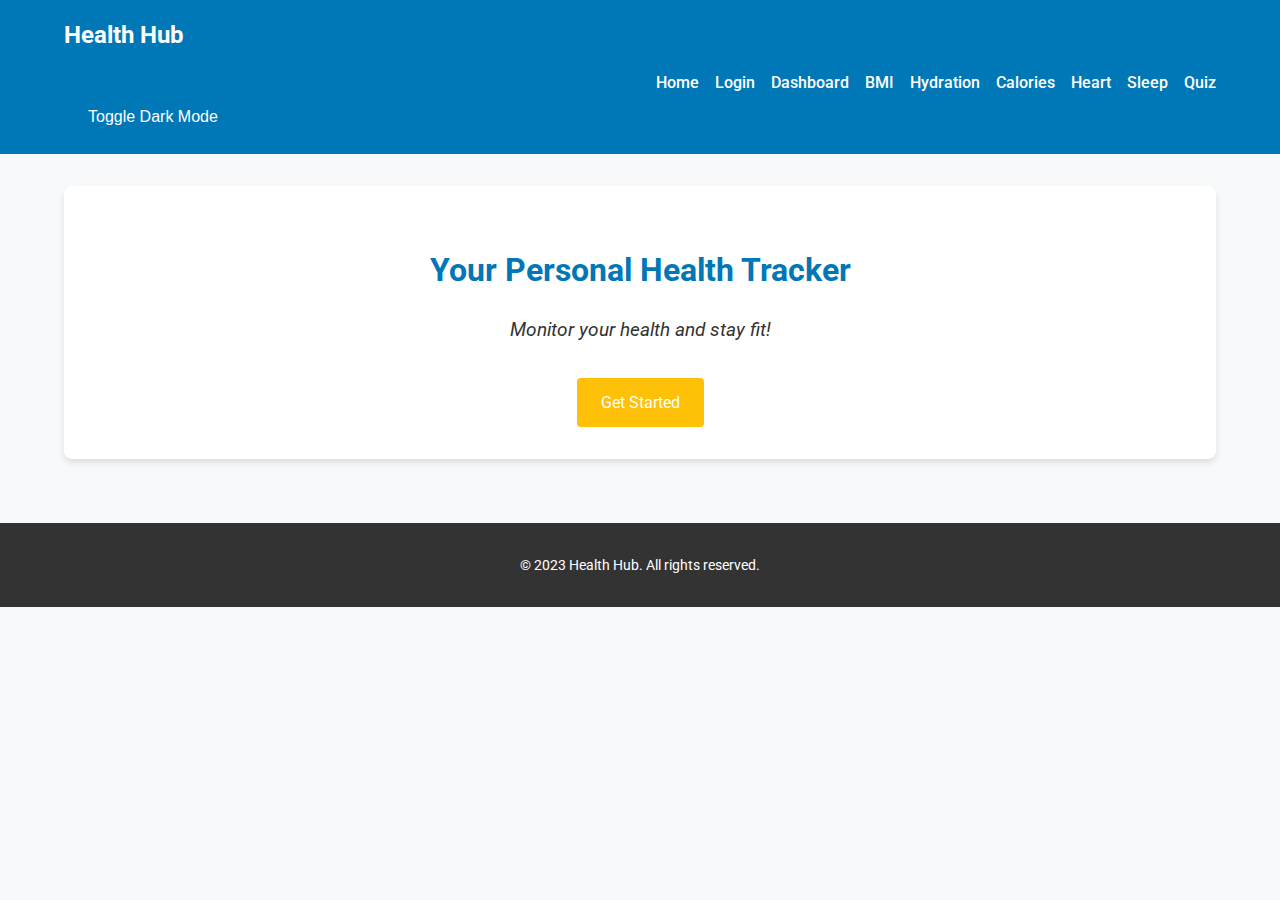
<file: index.html>
<!DOCTYPE html>
<html lang="en">
<head>
    <meta charset="UTF-8">
    <meta name="viewport" content="width=device-width, initial-scale=1.0">
    <title>Health Hub</title>
    <link rel="stylesheet" href="style.css">
    <link href="https://fonts.googleapis.com/css2?family=Roboto:wght@400;700&display=swap" rel="stylesheet">
    <style>
        body {
            background-color: var(--secondary-color);
        }
    </style>
    <script src="theme-toggle.js" defer></script>
</head>
<body onload="loadUser()">
    <header class="header">
        <div class="container">
            <h1 class="logo">Health Hub</h1>
            <p id="welcome" class="welcome-message"></p> <!-- Personalized greeting -->
            <nav class="nav">
                <ul class="nav-list">
                    <li><a href="index.html" class="nav-link">Home</a></li>
                    <li><a href="auth.html" class="nav-link">Login</a></li>
                    <li><a href="dashboard.html" class="nav-link">Dashboard</a></li>
                    <li><a href="bmi.html" class="nav-link">BMI</a></li>
                    <li><a href="hydration.html" class="nav-link">Hydration</a></li>
                    <li><a href="calories.html" class="nav-link">Calories</a></li>
                    <li><a href="heart.html" class="nav-link">Heart</a></li>
                    <li><a href="sleep.html" class="nav-link">Sleep</a></li>
                    <li><a href="quiz.html" class="nav-link">Quiz</a></li>
                </ul>
            </nav>
            <button id="theme-toggle" class="btn btn-primary" aria-label="Toggle Dark Mode">Toggle Dark Mode</button>
        </div>
    </header>
    <main class="main">
        <div class="container">
            <section class="hero">
                <h2 class="hero-title">Your Personal Health Tracker</h2>
                <p class="hero-description">Monitor your health and stay fit!</p>
                <a href="auth.html" class="btn btn-highlight">Get Started</a>
            </section>
        </div>
    </main>
    <footer class="footer">
        <div class="container">
            <p>&copy; 2023 Health Hub. All rights reserved.</p>
        </div>
    </footer>
</body>
</html>
</file>
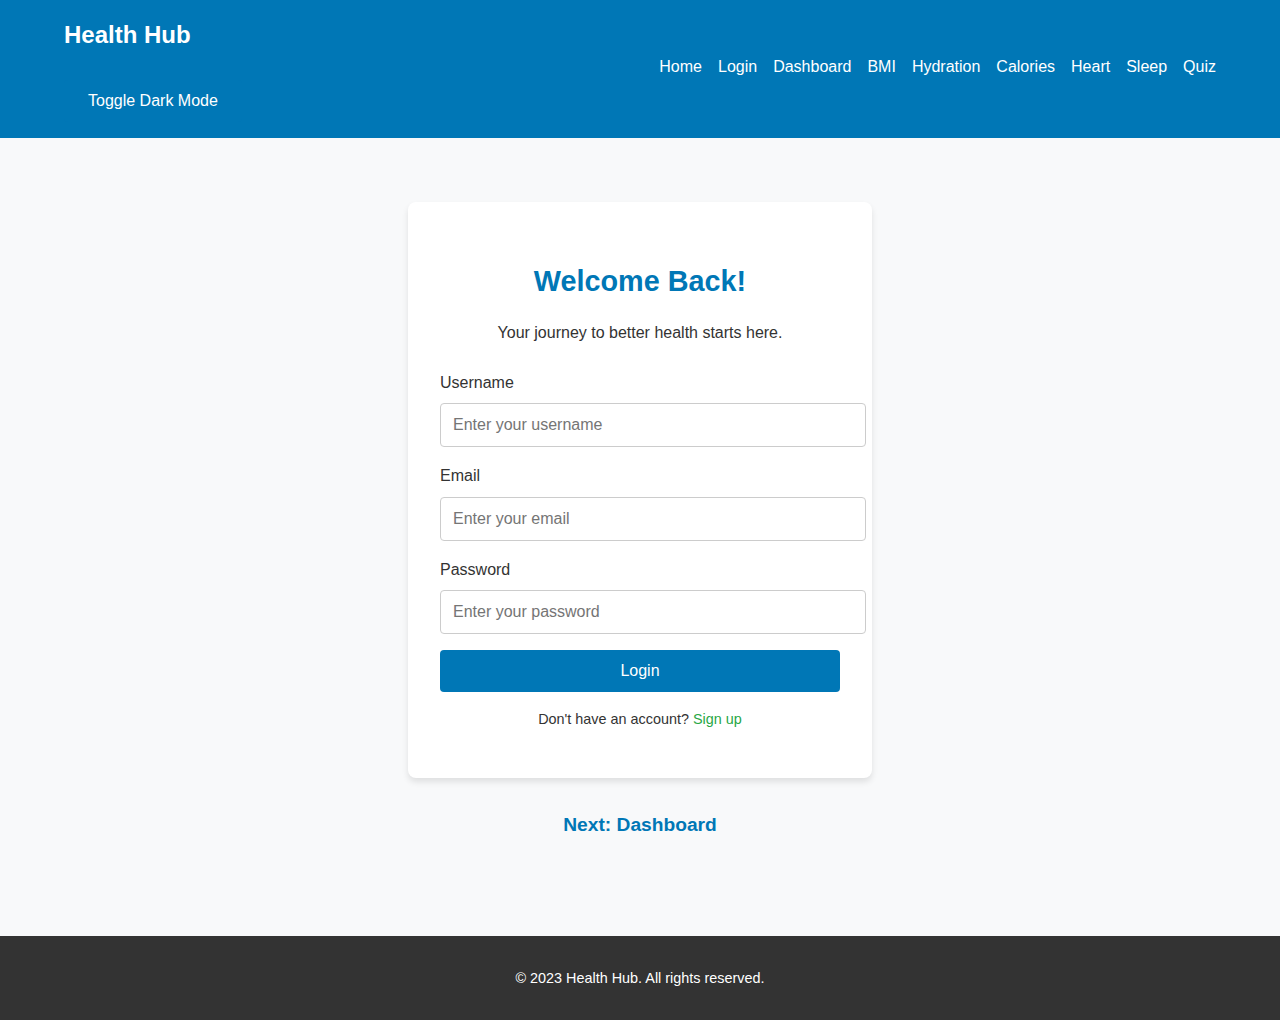
<file: auth.html>
<!DOCTYPE html>
<html lang="en">
<head>
    <meta charset="UTF-8">
    <meta name="viewport" content="width=device-width, initial-scale=1.0">
    <title>Login - Health Hub</title>
    <link rel="stylesheet" href="style.css">
    <link href="https://fonts.googleapis.com/css2?family=Roboto:wght@400;700&display=swap" rel="stylesheet">
    <style>
        body {
            background-color: var(--secondary-color);
        }
    </style>
    <script src="theme-toggle.js" defer></script>
</head>
<body onload="loadUser()">
    <header class="header">
        <div class="container">
            <h1 class="logo">Health Hub</h1>
            <nav class="nav">
                <ul class="nav-list">
                    <li><a href="index.html" class="nav-link">Home</a></li>
                    <li><a href="auth.html" class="nav-link">Login</a></li>
                    <li><a href="dashboard.html" class="nav-link">Dashboard</a></li>
                    <li><a href="bmi.html" class="nav-link">BMI</a></li>
                    <li><a href="hydration.html" class="nav-link">Hydration</a></li>
                    <li><a href="calories.html" class="nav-link">Calories</a></li>
                    <li><a href="heart.html" class="nav-link">Heart</a></li>
                    <li><a href="sleep.html" class="nav-link">Sleep</a></li>
                    <li><a href="quiz.html" class="nav-link">Quiz</a></li>
                </ul>
            </nav>
            <button id="theme-toggle" class="btn btn-primary">Toggle Dark Mode</button>
        </div>
    </header>
    <main class="main">
        <div class="container">
            <section class="login">
                <h2 class="login-title">Welcome Back!</h2>
                <p class="login-tagline">Your journey to better health starts here.</p>
                <form class="login-form" id="login-form">
                    <div class="form-group">
                        <label for="username">Username</label>
                        <input type="text" id="username" name="username" placeholder="Enter your username" required>
                    </div>
                    <div class="form-group">
                        <label for="email">Email</label>
                        <input type="email" id="email" name="email" placeholder="Enter your email" required>
                    </div>
                    <div class="form-group">
                        <label for="password">Password</label>
                        <input type="password" id="password" name="password" placeholder="Enter your password" required>
                    </div>
                    <button type="submit" class="btn btn-primary">Login</button>
                </form>
                <p class="signup-link">Don't have an account? <a href="signup.html">Sign up</a></p>
            </section>
            <a href="dashboard.html" class="next-link">Next: Dashboard</a>
        </div>
    </main>
    <footer class="footer">
        <div class="container">
            <p>&copy; 2023 Health Hub. All rights reserved.</p>
        </div>
    </footer>
    <script src="script.js"></script>
    <script src="auth.js" defer></script>
</body>
</html>
</file>
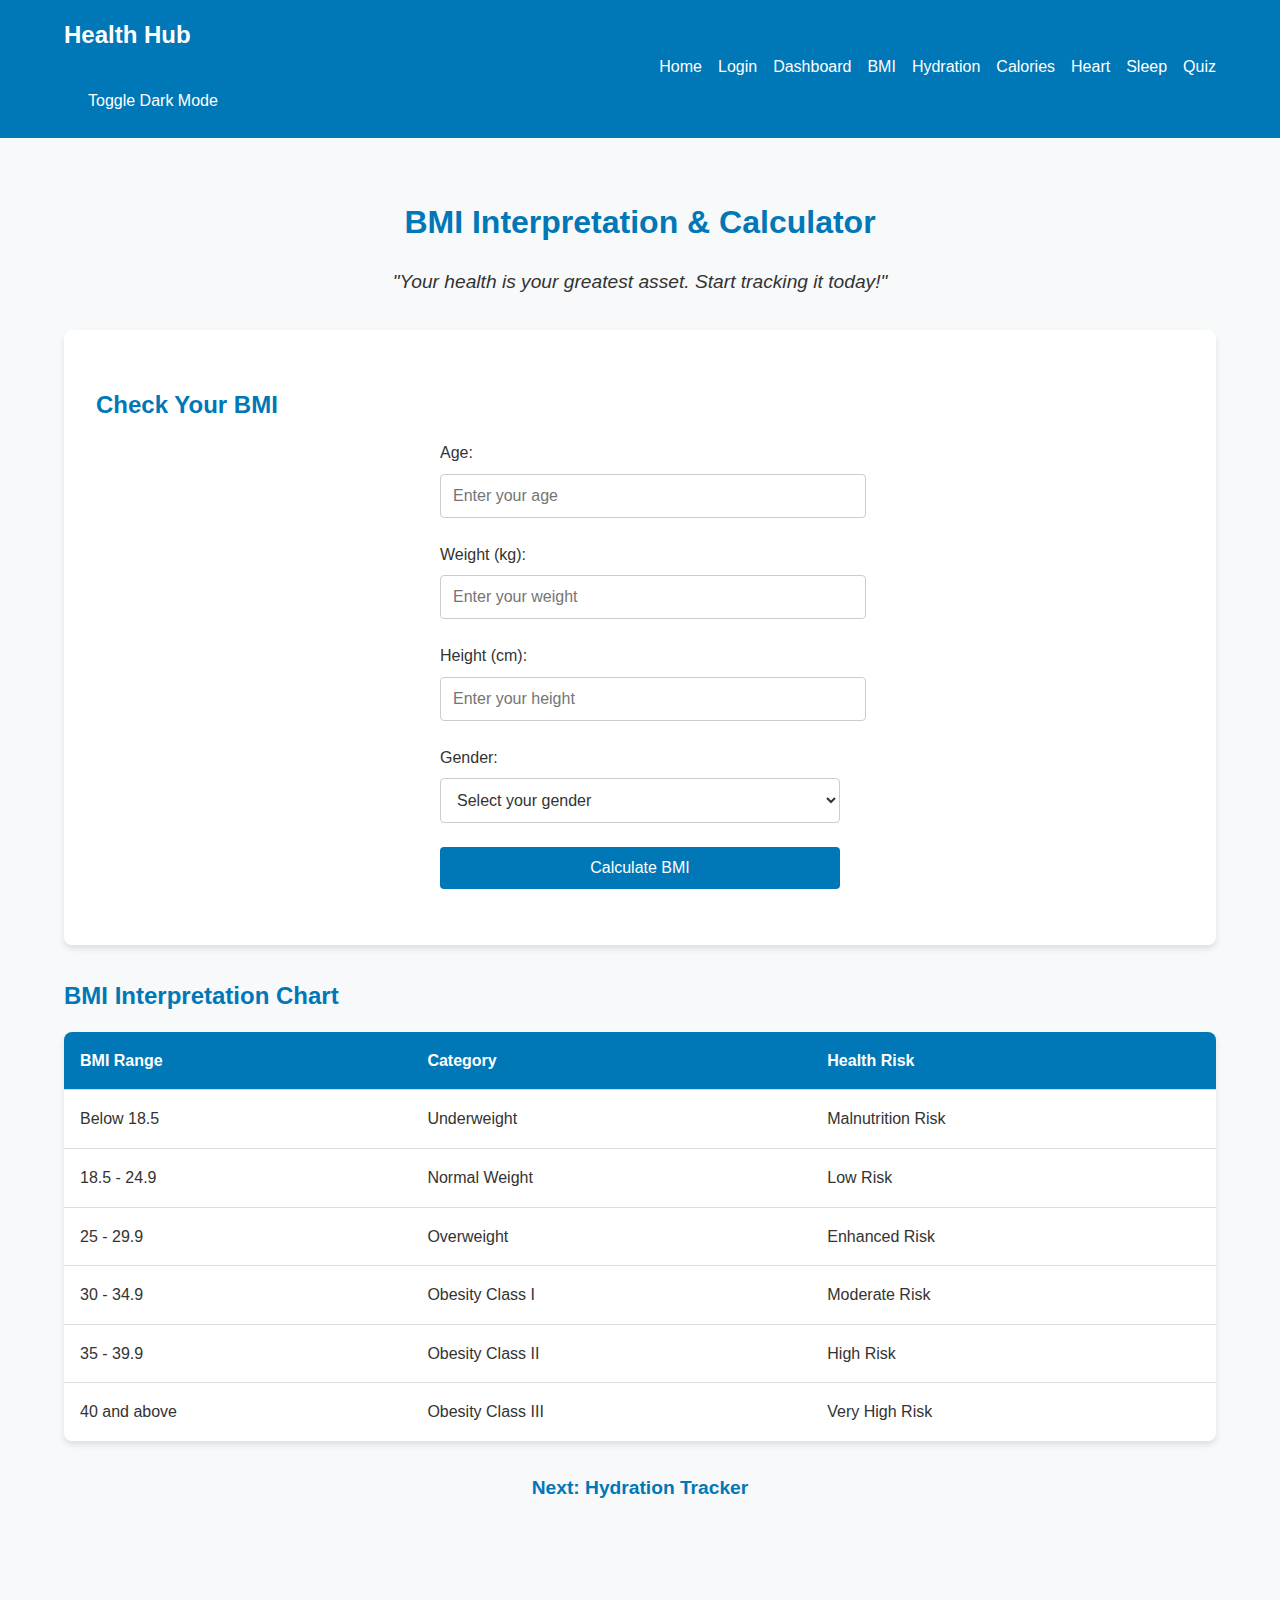
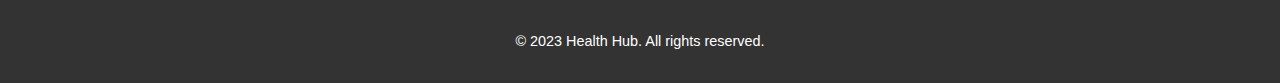
<file: bmi.html>
<!DOCTYPE html>
<html lang="en">
<head>
    <meta charset="UTF-8">
    <meta name="viewport" content="width=device-width, initial-scale=1.0">
    <title>BMI Interpretation - Health Hub</title>
    <link rel="stylesheet" href="style.css">
    <script src="theme-toggle.js" defer></script>
    <script src="bmi-calculator.js" defer></script>
</head>
<body>
    <header class="header">
        <div class="container">
            <h1 class="logo">Health Hub</h1>
            <nav class="nav">
                <ul class="nav-list">
                    <li><a href="index.html" class="nav-link">Home</a></li>
                    <li><a href="auth.html" class="nav-link">Login</a></li>
                    <li><a href="dashboard.html" class="nav-link">Dashboard</a></li>
                    <li><a href="bmi.html" class="nav-link">BMI</a></li>
                    <li><a href="hydration.html" class="nav-link">Hydration</a></li>
                    <li><a href="calories.html" class="nav-link">Calories</a></li>
                    <li><a href="heart.html" class="nav-link">Heart</a></li>
                    <li><a href="sleep.html" class="nav-link">Sleep</a></li>
                    <li><a href="quiz.html" class="nav-link">Quiz</a></li>
                </ul>
            </nav>
            <button id="theme-toggle" class="btn btn-primary">Toggle Dark Mode</button>
        </div>
    </header>
    <main class="main">
        <div class="container">
            <h2 class="hero-title">BMI Interpretation & Calculator</h2>
            <p class="hero-description">"Your health is your greatest asset. Start tracking it today!"</p>

            <!-- BMI Calculator Section -->
            <section class="bmi-calculator">
                <h3 class="section-title">Check Your BMI</h3>
                <form id="bmi-form" class="bmi-form">
                    <div class="form-group">
                        <label for="age">Age:</label>
                        <input type="number" id="age" name="age" placeholder="Enter your age" required>
                    </div>
                    <div class="form-group">
                        <label for="weight">Weight (kg):</label>
                        <input type="number" id="weight" name="weight" placeholder="Enter your weight" required>
                    </div>
                    <div class="form-group">
                        <label for="height">Height (cm):</label>
                        <input type="number" id="height" name="height" placeholder="Enter your height" required>
                    </div>
                    <div class="form-group">
                        <label for="gender">Gender:</label>
                        <select id="gender" name="gender" required>
                            <option value="" disabled selected>Select your gender</option>
                            <option value="male">Male</option>
                            <option value="female">Female</option>
                        </select>
                    </div>
                    <button type="submit" class="btn btn-primary">Calculate BMI</button>
                </form>
                <p id="bmi-result" class="bmi-result"></p>
            </section>

            <!-- BMI Interpretation Chart Section -->
            <section class="bmi-interpretation">
                <h3 class="section-title">BMI Interpretation Chart</h3>
                <table class="bmi-table">
                    <thead>
                        <tr>
                            <th>BMI Range</th>
                            <th>Category</th>
                            <th>Health Risk</th>
                        </tr>
                    </thead>
                    <tbody>
                        <tr>
                            <td>Below 18.5</td>
                            <td>Underweight</td>
                            <td>Malnutrition Risk</td>
                        </tr>
                        <tr>
                            <td>18.5 - 24.9</td>
                            <td>Normal Weight</td>
                            <td>Low Risk</td>
                        </tr>
                        <tr>
                            <td>25 - 29.9</td>
                            <td>Overweight</td>
                            <td>Enhanced Risk</td>
                        </tr>
                        <tr>
                            <td>30 - 34.9</td>
                            <td>Obesity Class I</td>
                            <td>Moderate Risk</td>
                        </tr>
                        <tr>
                            <td>35 - 39.9</td>
                            <td>Obesity Class II</td>
                            <td>High Risk</td>
                        </tr>
                        <tr>
                            <td>40 and above</td>
                            <td>Obesity Class III</td>
                            <td>Very High Risk</td>
                        </tr>
                    </tbody>
                </table>
            </section>
            <a href="hydration.html" class="next-link">Next: Hydration Tracker</a>
        </div>
    </main>
    <footer class="footer">
        <div class="container">
            <p>&copy; 2023 Health Hub. All rights reserved.</p>
        </div>
    </footer>
</body>
</html>
</file>
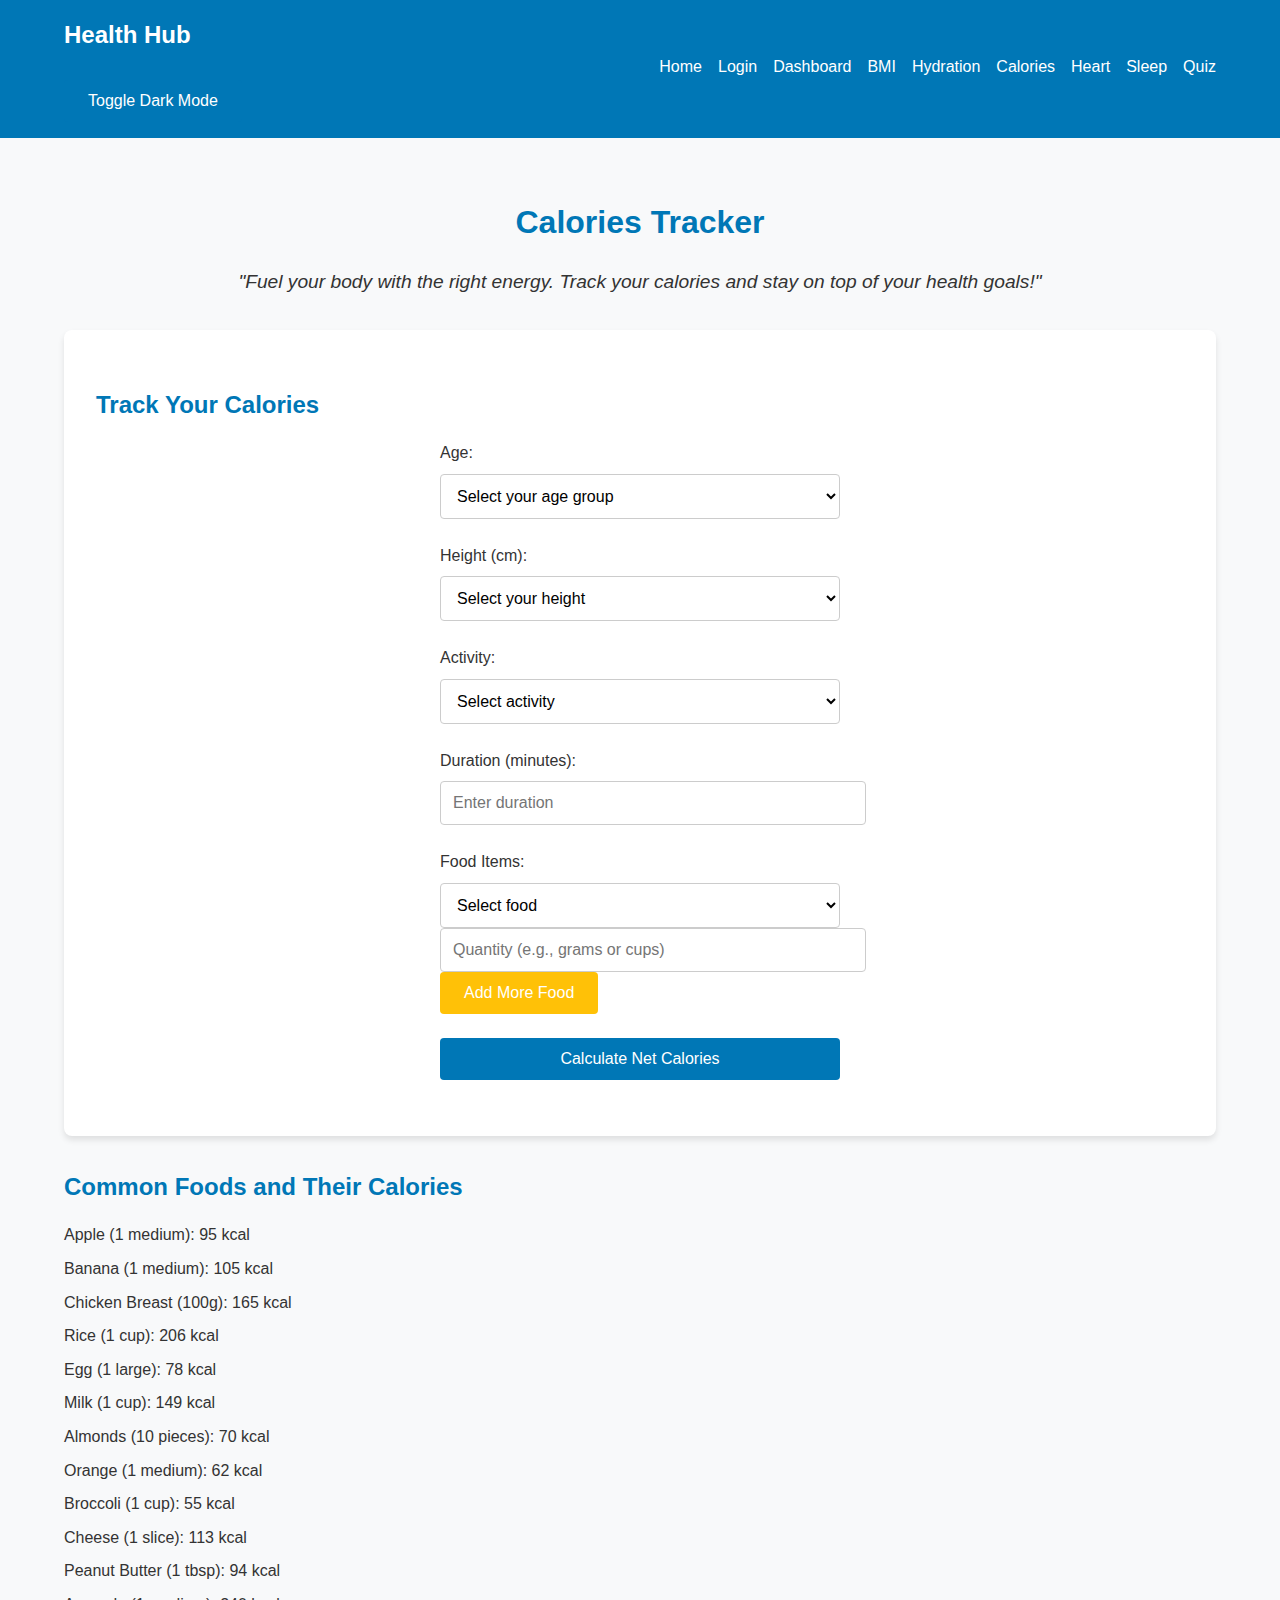
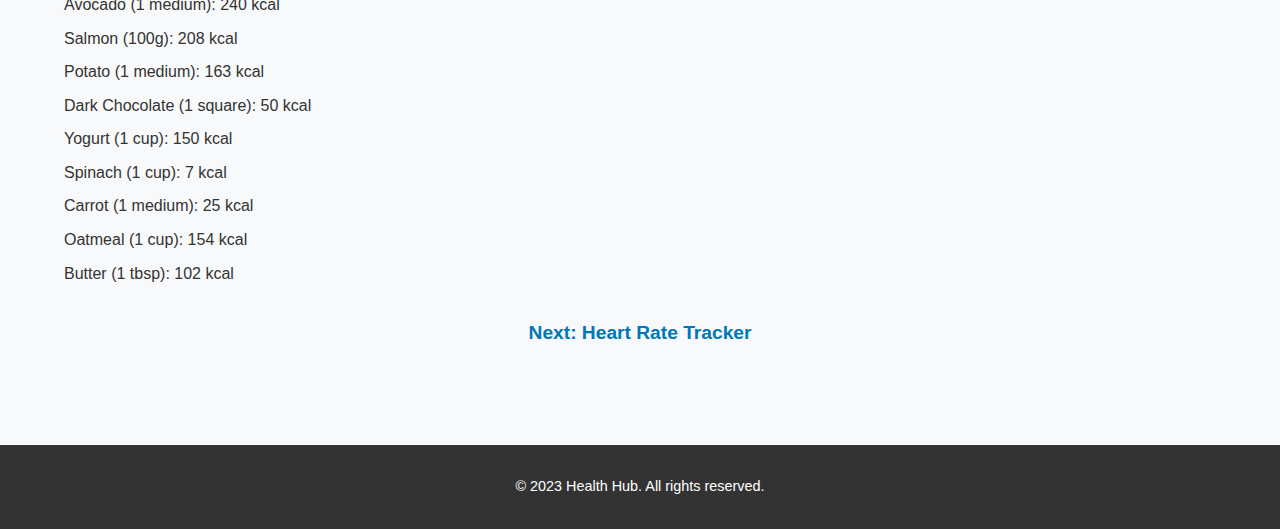
<file: calories.html>
<!DOCTYPE html>
<html lang="en">
<head>
    <meta charset="UTF-8">
    <meta name="viewport" content="width=device-width, initial-scale=1.0">
    <title>Calories Tracker - Health Hub</title>
    <link rel="stylesheet" href="style.css">
    <script src="theme-toggle.js" defer></script>
</head>
<body>
    <header class="header">
        <div class="container">
            <h1 class="logo">Health Hub</h1>
            <nav class="nav">
                <ul class="nav-list">
                    <li><a href="index.html" class="nav-link">Home</a></li>
                    <li><a href="auth.html" class="nav-link">Login</a></li>
                    <li><a href="dashboard.html" class="nav-link">Dashboard</a></li>
                    <li><a href="bmi.html" class="nav-link">BMI</a></li>
                    <li><a href="hydration.html" class="nav-link">Hydration</a></li>
                    <li><a href="calories.html" class="nav-link">Calories</a></li>
                    <li><a href="heart.html" class="nav-link">Heart</a></li>
                    <li><a href="sleep.html" class="nav-link">Sleep</a></li>
                    <li><a href="quiz.html" class="nav-link">Quiz</a></li>
                </ul>
            </nav>
            <button id="theme-toggle" class="btn btn-primary">Toggle Dark Mode</button>
        </div>
    </header>
    <main class="main">
        <div class="container">
            <h2 class="hero-title">Calories Tracker</h2>
            <p class="hero-description">"Fuel your body with the right energy. Track your calories and stay on top of your health goals!"</p>

            <!-- Calories Tracker Section -->
            <section class="calories-tracker">
                <h3 class="section-title">Track Your Calories</h3>
                <form id="calories-form" class="calories-form">
                    <div class="form-group">
                        <label for="age">Age:</label>
                        <select id="age" name="age" class="uniform-select" required>
                            <option value="" disabled selected>Select your age group</option>
                            <option value="18-25">18-25</option>
                            <option value="26-35">26-35</option>
                            <option value="36-45">36-45</option>
                            <option value="46-60">46-60</option>
                            <option value="60+">60+</option>
                        </select>
                    </div>
                    <div class="form-group">
                        <label for="height">Height (cm):</label>
                        <select id="height" name="height" class="uniform-select" required>
                            <option value="" disabled selected>Select your height</option>
                            <option value="150">150 cm</option>
                            <option value="160">160 cm</option>
                            <option value="170">170 cm</option>
                            <option value="180">180 cm</option>
                            <option value="190">190 cm</option>
                        </select>
                    </div>
                    <div class="form-group">
                        <label for="activity">Activity:</label>
                        <select id="activity" name="activity" class="uniform-select" required>
                            <option value="" disabled selected>Select activity</option>
                            <option value="running">Running (10 kcal/min)</option>
                            <option value="walking">Walking (5 kcal/min)</option>
                            <option value="cycling">Cycling (8 kcal/min)</option>
                            <option value="swimming">Swimming (12 kcal/min)</option>
                        </select>
                    </div>
                    <div class="form-group">
                        <label for="duration">Duration (minutes):</label>
                        <input type="number" id="duration" name="duration" placeholder="Enter duration" required>
                    </div>
                    <div class="form-group">
                        <label for="food">Food Items:</label>
                        <div id="food-items">
                            <div class="food-item">
                                <select name="food[]" class="uniform-select" required>
                                    <option value="" disabled selected>Select food</option>
                                    <option value="apple">Apple (95 kcal)</option>
                                    <option value="banana">Banana (105 kcal)</option>
                                    <option value="chicken">Chicken Breast (165 kcal/100g)</option>
                                    <option value="rice">Rice (206 kcal/cup)</option>
                                </select>
                                <input type="number" name="quantity[]" placeholder="Quantity (e.g., grams or cups)" required>
                            </div>
                        </div>
                        <button type="button" id="add-food-item" class="btn btn-highlight">Add More Food</button>
                    </div>
                    <button type="submit" class="btn btn-primary">Calculate Net Calories</button>
                </form>
                <p id="calories-intake-result" class="calories-result"></p>
                <p id="calories-lost-result" class="calories-result"></p>
                <p id="net-calories-result" class="calories-result"></p>
            </section>

            <!-- Common Foods Section -->
            <section class="common-foods">
                <h3 class="section-title">Common Foods and Their Calories</h3>
                <ul class="food-list">
                    <li>Apple (1 medium): 95 kcal</li>
                    <li>Banana (1 medium): 105 kcal</li>
                    <li>Chicken Breast (100g): 165 kcal</li>
                    <li>Rice (1 cup): 206 kcal</li>
                    <li>Egg (1 large): 78 kcal</li>
                    <li>Milk (1 cup): 149 kcal</li>
                    <li>Almonds (10 pieces): 70 kcal</li>
                    <li>Orange (1 medium): 62 kcal</li>
                    <li>Broccoli (1 cup): 55 kcal</li>
                    <li>Cheese (1 slice): 113 kcal</li>
                    <li>Peanut Butter (1 tbsp): 94 kcal</li>
                    <li>Avocado (1 medium): 240 kcal</li>
                    <li>Salmon (100g): 208 kcal</li>
                    <li>Potato (1 medium): 163 kcal</li>
                    <li>Dark Chocolate (1 square): 50 kcal</li>
                    <li>Yogurt (1 cup): 150 kcal</li>
                    <li>Spinach (1 cup): 7 kcal</li>
                    <li>Carrot (1 medium): 25 kcal</li>
                    <li>Oatmeal (1 cup): 154 kcal</li>
                    <li>Butter (1 tbsp): 102 kcal</li>
                </ul>
            </section>
            <a href="heart.html" class="next-link">Next: Heart Rate Tracker</a>
        </div>
    </main>
    <footer class="footer">
        <div class="container">
            <p>&copy; 2023 Health Hub. All rights reserved.</p>
        </div>
    </footer>
    <script src="calories-tracker.js" defer></script>
</body>
</html>
</file>
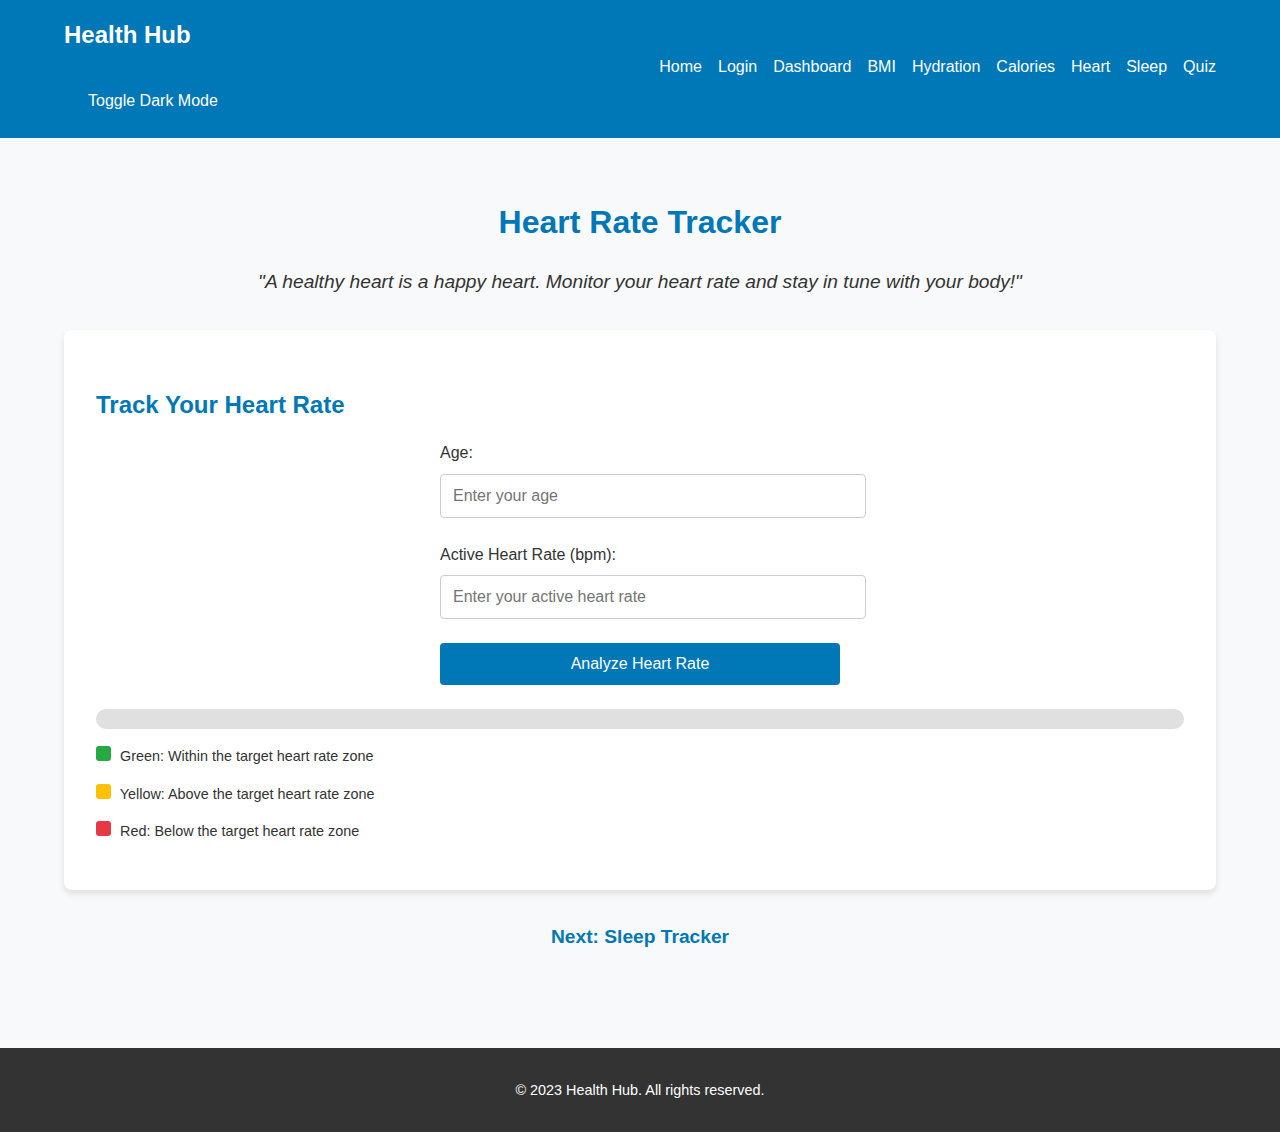
<file: heart.html>
<!DOCTYPE html>
<html lang="en">
<head>
    <meta charset="UTF-8">
    <meta name="viewport" content="width=device-width, initial-scale=1.0">
    <title>Heart Rate Tracker - Health Hub</title>
    <link rel="stylesheet" href="style.css">
    <script src="theme-toggle.js" defer></script>
</head>
<body>
    <header class="header">
        <div class="container">
            <h1 class="logo">Health Hub</h1>
            <nav class="nav">
                <ul class="nav-list">
                    <li><a href="index.html" class="nav-link">Home</a></li>
                    <li><a href="auth.html" class="nav-link">Login</a></li>
                    <li><a href="dashboard.html" class="nav-link">Dashboard</a></li>
                    <li><a href="bmi.html" class="nav-link">BMI</a></li>
                    <li><a href="hydration.html" class="nav-link">Hydration</a></li>
                    <li><a href="calories.html" class="nav-link">Calories</a></li>
                    <li><a href="heart.html" class="nav-link">Heart</a></li>
                    <li><a href="sleep.html" class="nav-link">Sleep</a></li>
                    <li><a href="quiz.html" class="nav-link">Quiz</a></li>
                </ul>
            </nav>
            <button id="theme-toggle" class="btn btn-primary">Toggle Dark Mode</button>
        </div>
    </header>
    <main class="main">
        <div class="container">
            <h2 class="hero-title">Heart Rate Tracker</h2>
            <p class="hero-description">"A healthy heart is a happy heart. Monitor your heart rate and stay in tune with your body!"</p>

            <!-- Heart Rate Tracker Section -->
            <section class="heart-tracker">
                <h3 class="section-title">Track Your Heart Rate</h3>
                <form id="heart-form" class="heart-form">
                    <div class="form-group">
                        <label for="age">Age:</label>
                        <input type="number" id="age" name="age" placeholder="Enter your age" required>
                    </div>
                    <div class="form-group">
                        <label for="active-heart-rate">Active Heart Rate (bpm):</label>
                        <input type="number" id="active-heart-rate" name="active-heart-rate" placeholder="Enter your active heart rate" required>
                    </div>
                    <button type="submit" class="btn btn-primary">Analyze Heart Rate</button>
                </form>
                <p id="heart-result" class="heart-result"></p>
                <div id="heart-indicator" class="heart-indicator"></div>
                <div class="heart-legend">
                    <p><span class="legend-box green"></span> Green: Within the target heart rate zone</p>
                    <p><span class="legend-box yellow"></span> Yellow: Above the target heart rate zone</p>
                    <p><span class="legend-box red"></span> Red: Below the target heart rate zone</p>
                </div>
            </section>
            <a href="sleep.html" class="next-link">Next: Sleep Tracker</a>
        </div>
    </main>
    <footer class="footer">
        <div class="container">
            <p>&copy; 2023 Health Hub. All rights reserved.</p>
        </div>
    </footer>
    <script src="heart-tracker.js" defer></script>
</body>
</html>
</file>
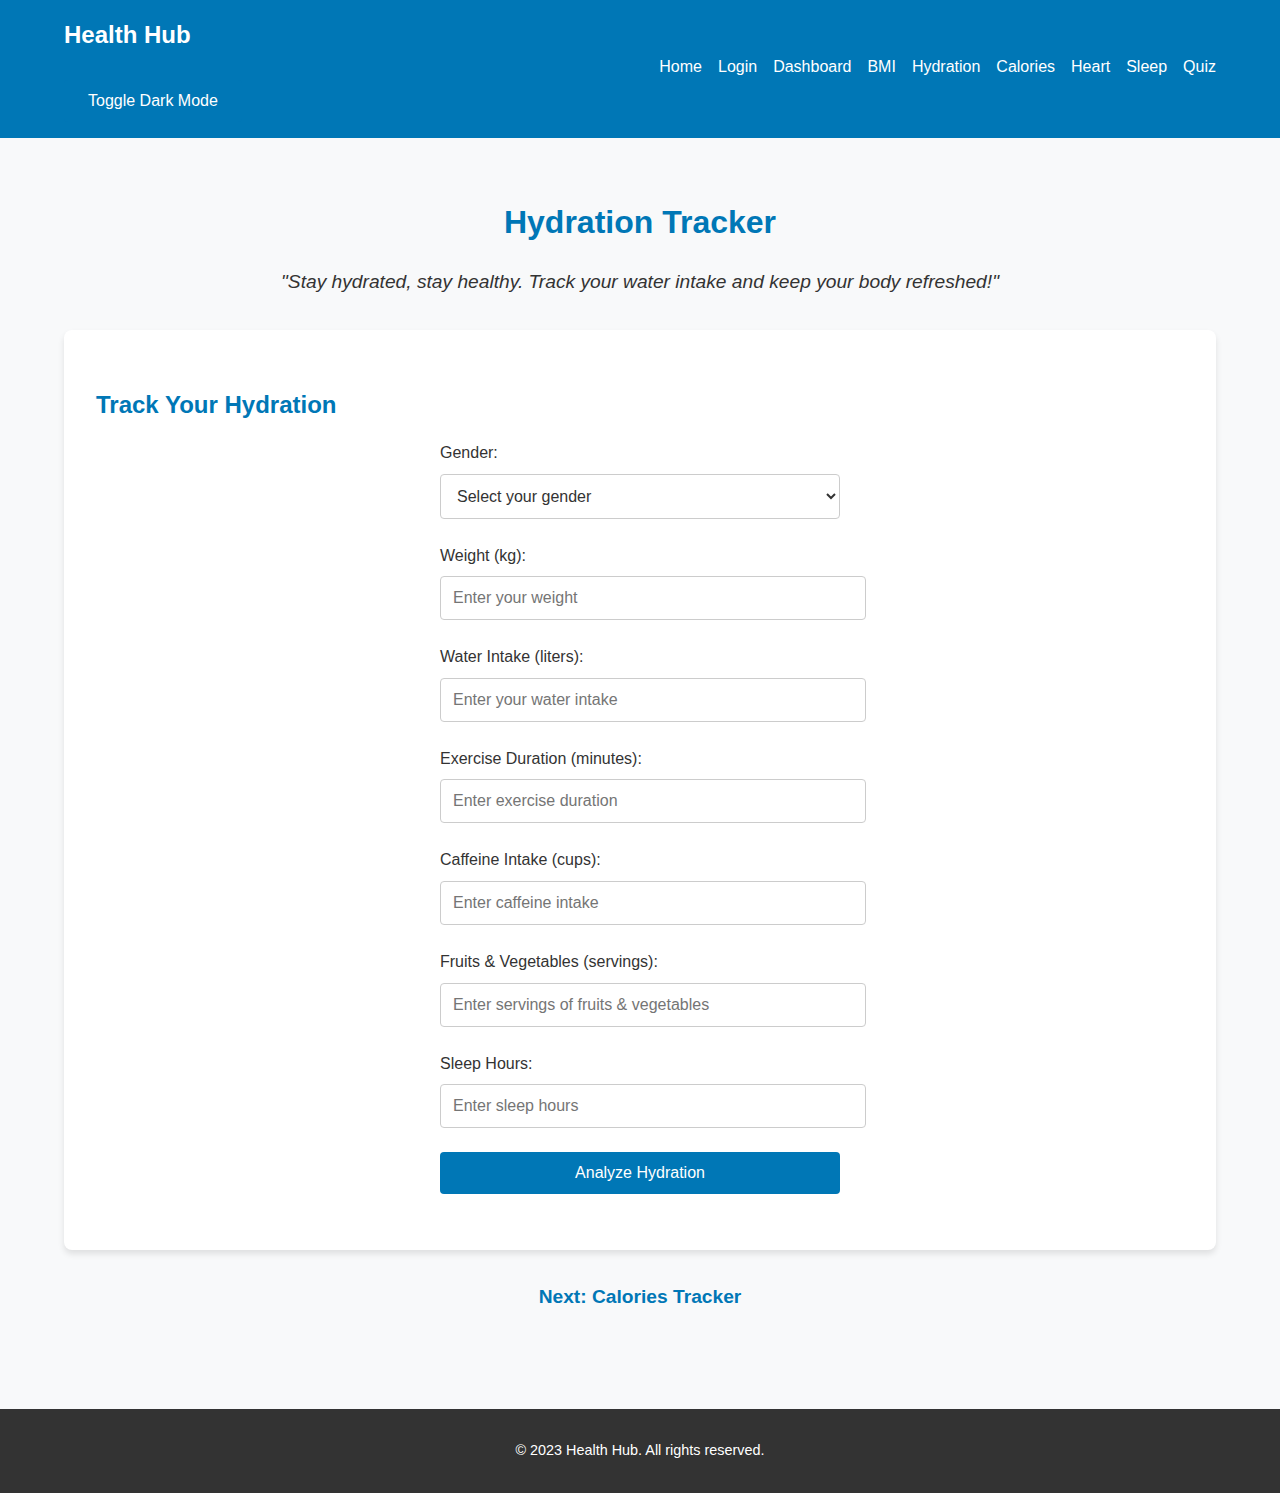
<file: hydration.html>
<!DOCTYPE html>
<html lang="en">
<head>
    <meta charset="UTF-8">
    <meta name="viewport" content="width=device-width, initial-scale=1.0">
    <title>Hydration Tracker - Health Hub</title>
    <link rel="stylesheet" href="style.css">
    <script src="theme-toggle.js" defer></script>
</head>
<body>
    <header class="header">
        <div class="container">
            <h1 class="logo">Health Hub</h1>
            <nav class="nav">
                <ul class="nav-list">
                    <li><a href="index.html" class="nav-link">Home</a></li>
                    <li><a href="auth.html" class="nav-link">Login</a></li>
                    <li><a href="dashboard.html" class="nav-link">Dashboard</a></li>
                    <li><a href="bmi.html" class="nav-link">BMI</a></li>
                    <li><a href="hydration.html" class="nav-link">Hydration</a></li>
                    <li><a href="calories.html" class="nav-link">Calories</a></li>
                    <li><a href="heart.html" class="nav-link">Heart</a></li>
                    <li><a href="sleep.html" class="nav-link">Sleep</a></li>
                    <li><a href="quiz.html" class="nav-link">Quiz</a></li>
                </ul>
            </nav>
            <button id="theme-toggle" class="btn btn-primary">Toggle Dark Mode</button>
        </div>
    </header>
    <main class="main">
        <div class="container">
            <h2 class="hero-title">Hydration Tracker</h2>
            <p class="hero-description">"Stay hydrated, stay healthy. Track your water intake and keep your body refreshed!"</p>

            <!-- Hydration Tracker Section -->
            <section class="hydration-tracker">
                <h3 class="section-title">Track Your Hydration</h3>
                <form id="hydration-form" class="hydration-form">
                    <div class="form-group">
                        <label for="gender">Gender:</label>
                        <select id="gender" name="gender" required>
                            <option value="" disabled selected>Select your gender</option>
                            <option value="male">Male</option>
                            <option value="female">Female</option>
                        </select>
                    </div>
                    <div class="form-group">
                        <label for="weight">Weight (kg):</label>
                        <input type="number" id="weight" name="weight" placeholder="Enter your weight" required>
                    </div>
                    <div class="form-group">
                        <label for="water-intake">Water Intake (liters):</label>
                        <input type="number" id="water-intake" name="water-intake" placeholder="Enter your water intake" required>
                    </div>
                    <div class="form-group">
                        <label for="exercise-duration">Exercise Duration (minutes):</label>
                        <input type="number" id="exercise-duration" name="exercise-duration" placeholder="Enter exercise duration" required>
                    </div>
                    <div class="form-group">
                        <label for="caffeine-intake">Caffeine Intake (cups):</label>
                        <input type="number" id="caffeine-intake" name="caffeine-intake" placeholder="Enter caffeine intake" required>
                    </div>
                    <div class="form-group">
                        <label for="fruits-vegetables">Fruits & Vegetables (servings):</label>
                        <input type="number" id="fruits-vegetables" name="fruits-vegetables" placeholder="Enter servings of fruits & vegetables" required>
                    </div>
                    <div class="form-group">
                        <label for="sleep-hours">Sleep Hours:</label>
                        <input type="number" id="sleep-hours" name="sleep-hours" placeholder="Enter sleep hours" required>
                    </div>
                    <button type="submit" class="btn btn-primary">Analyze Hydration</button>
                </form>
                <p id="hydration-result" class="hydration-result"></p>
                <p id="hydration-score" class="hydration-score"></p>
            </section>
            <a href="calories.html" class="next-link">Next: Calories Tracker</a>
        </div>
    </main>
    <footer class="footer">
        <div class="container">
            <p>&copy; 2023 Health Hub. All rights reserved.</p>
        </div>
    </footer>
    <script src="hydration-tracker.js" defer></script>
</body>
</html>
</file>
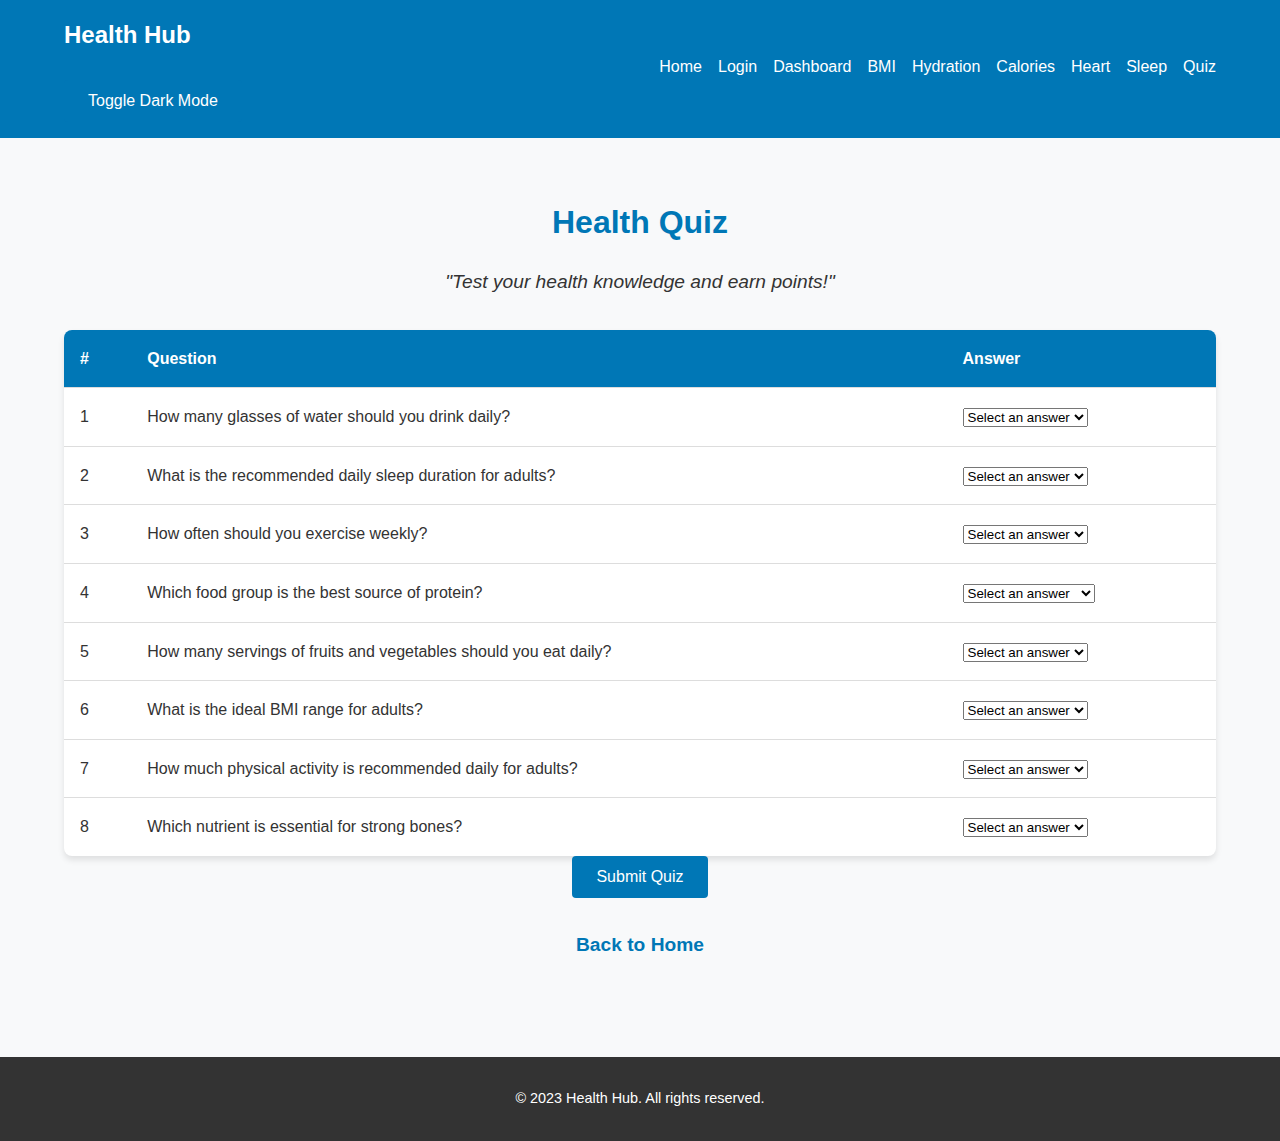
<file: quiz.html>
<!DOCTYPE html>
<html lang="en">
<head>
    <meta charset="UTF-8">
    <meta name="viewport" content="width=device-width, initial-scale=1.0">
    <title>Health Quiz - Health Hub</title>
    <link rel="stylesheet" href="style.css">
    <script src="theme-toggle.js" defer></script>
    <script src="quiz.js" defer></script>
</head>
<body>
    <header class="header">
        <div class="container">
            <h1 class="logo">Health Hub</h1>
            <nav class="nav">
                <ul class="nav-list">
                    <li><a href="index.html" class="nav-link">Home</a></li>
                    <li><a href="auth.html" class="nav-link">Login</a></li>
                    <li><a href="dashboard.html" class="nav-link">Dashboard</a></li>
                    <li><a href="bmi.html" class="nav-link">BMI</a></li>
                    <li><a href="hydration.html" class="nav-link">Hydration</a></li>
                    <li><a href="calories.html" class="nav-link">Calories</a></li>
                    <li><a href="heart.html" class="nav-link">Heart</a></li>
                    <li><a href="sleep.html" class="nav-link">Sleep</a></li>
                    <li><a href="quiz.html" class="nav-link">Quiz</a></li>
                </ul>
            </nav>
            <button id="theme-toggle" class="btn btn-primary">Toggle Dark Mode</button>
        </div>
    </header>
    <main class="main">
        <div class="container">
            <h2 class="hero-title">Health Quiz</h2>
            <p class="hero-description">"Test your health knowledge and earn points!"</p>

            <!-- Quiz Section -->
            <section class="quiz-section">
                <form id="quiz-form" class="quiz-form">
                    <table class="quiz-table">
                        <thead>
                            <tr>
                                <th>#</th>
                                <th>Question</th>
                                <th>Answer</th>
                            </tr>
                        </thead>
                        <tbody>
                            <tr>
                                <td>1</td>
                                <td>How many glasses of water should you drink daily?</td>
                                <td>
                                    <select name="question1" required>
                                        <option value="" disabled selected>Select an answer</option>
                                        <option value="2">2-4 glasses</option>
                                        <option value="4">4-6 glasses</option>
                                        <option value="8">8+ glasses</option>
                                    </select>
                                </td>
                            </tr>
                            <tr>
                                <td>2</td>
                                <td>What is the recommended daily sleep duration for adults?</td>
                                <td>
                                    <select name="question2" required>
                                        <option value="" disabled selected>Select an answer</option>
                                        <option value="5">5-6 hours</option>
                                        <option value="7">7-9 hours</option>
                                        <option value="10">10+ hours</option>
                                    </select>
                                </td>
                            </tr>
                            <tr>
                                <td>3</td>
                                <td>How often should you exercise weekly?</td>
                                <td>
                                    <select name="question3" required>
                                        <option value="" disabled selected>Select an answer</option>
                                        <option value="2">2-3 times</option>
                                        <option value="4">4-5 times</option>
                                        <option value="7">Every day</option>
                                    </select>
                                </td>
                            </tr>
                            <tr>
                                <td>4</td>
                                <td>Which food group is the best source of protein?</td>
                                <td>
                                    <select name="question4" required>
                                        <option value="" disabled selected>Select an answer</option>
                                        <option value="fruits">Fruits</option>
                                        <option value="vegetables">Vegetables</option>
                                        <option value="meat">Meat and legumes</option>
                                    </select>
                                </td>
                            </tr>
                            <tr>
                                <td>5</td>
                                <td>How many servings of fruits and vegetables should you eat daily?</td>
                                <td>
                                    <select name="question5" required>
                                        <option value="" disabled selected>Select an answer</option>
                                        <option value="2">2-3 servings</option>
                                        <option value="5">5+ servings</option>
                                        <option value="8">8+ servings</option>
                                    </select>
                                </td>
                            </tr>
                            <tr>
                                <td>6</td>
                                <td>What is the ideal BMI range for adults?</td>
                                <td>
                                    <select name="question6" required>
                                        <option value="" disabled selected>Select an answer</option>
                                        <option value="18">Below 18.5</option>
                                        <option value="19">18.5-24.9</option>
                                        <option value="25">25-29.9</option>
                                    </select>
                                </td>
                            </tr>
                            <tr>
                                <td>7</td>
                                <td>How much physical activity is recommended daily for adults?</td>
                                <td>
                                    <select name="question7" required>
                                        <option value="" disabled selected>Select an answer</option>
                                        <option value="15">15 minutes</option>
                                        <option value="30">30 minutes</option>
                                        <option value="60">60 minutes</option>
                                    </select>
                                </td>
                            </tr>
                            <tr>
                                <td>8</td>
                                <td>Which nutrient is essential for strong bones?</td>
                                <td>
                                    <select name="question8" required>
                                        <option value="" disabled selected>Select an answer</option>
                                        <option value="iron">Iron</option>
                                        <option value="calcium">Calcium</option>
                                        <option value="vitaminC">Vitamin C</option>
                                    </select>
                                </td>
                            </tr>
                        </tbody>
                    </table>
                    <button type="submit" class="btn btn-primary">Submit Quiz</button>
                </form>
                <p id="quiz-result" class="quiz-result"></p>
            </section>
            <a href="index.html" class="next-link">Back to Home</a>
        </div>
    </main>
    <footer class="footer">
        <div class="container">
            <p>&copy; 2023 Health Hub. All rights reserved.</p>
        </div>
    </footer>
</body>
</html>
</file>
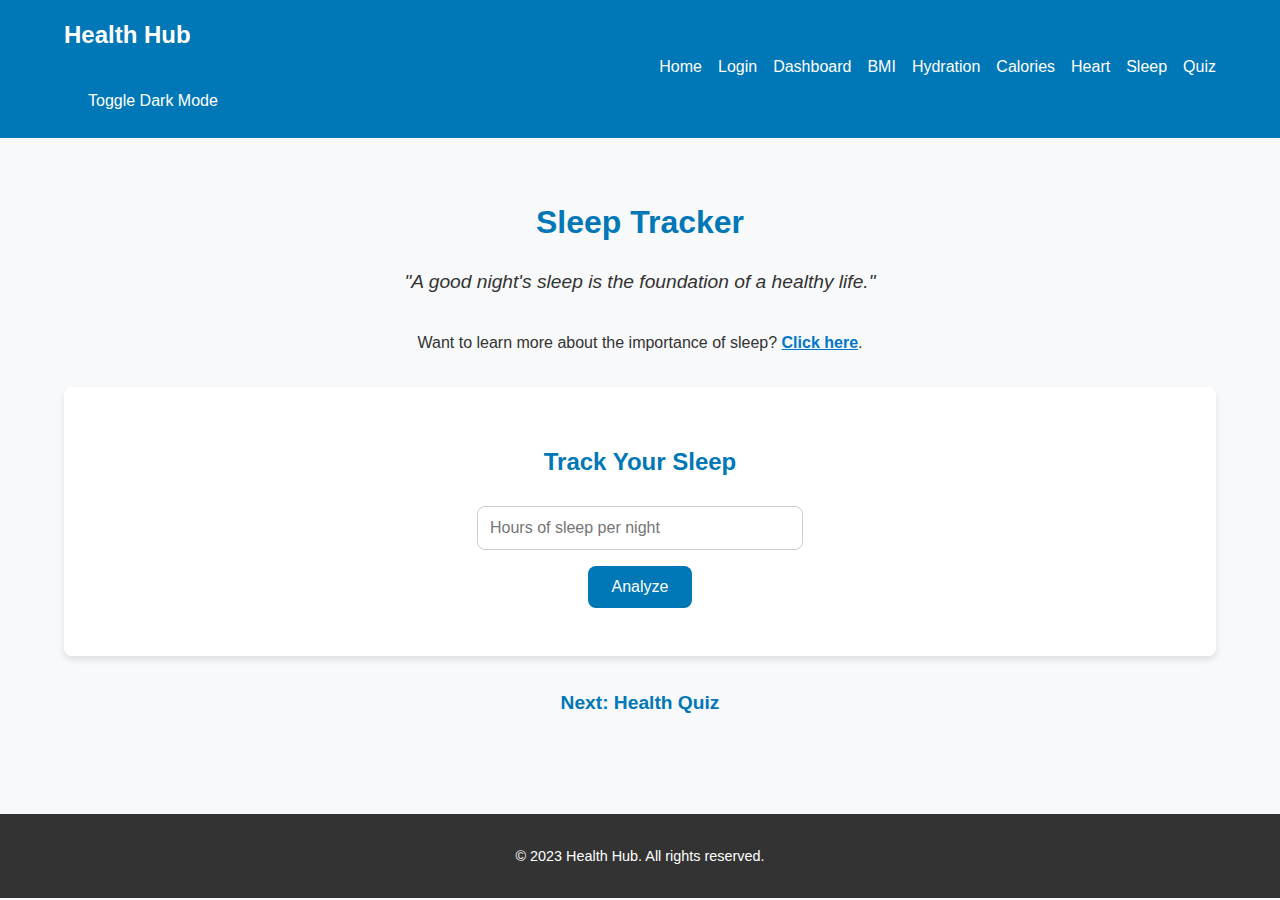
<file: sleep.html>
<!DOCTYPE html>
<html lang="en">
<head>
    <meta charset="UTF-8">
    <meta name="viewport" content="width=device-width, initial-scale=1.0">
    <title>Sleep Tracker - Health Hub</title>
    <link rel="stylesheet" href="style.css">
    <script src="theme-toggle.js" defer></script>
</head>
<body onload="markCompleted('Sleep Quality')">
    <header class="header">
        <div class="container">
            <h1 class="logo">Health Hub</h1>
            <nav class="nav">
                <ul class="nav-list">
                    <li><a href="index.html" class="nav-link">Home</a></li>
                    <li><a href="auth.html" class="nav-link">Login</a></li>
                    <li><a href="dashboard.html" class="nav-link">Dashboard</a></li>
                    <li><a href="bmi.html" class="nav-link">BMI</a></li>
                    <li><a href="hydration.html" class="nav-link">Hydration</a></li>
                    <li><a href="calories.html" class="nav-link">Calories</a></li>
                    <li><a href="heart.html" class="nav-link">Heart</a></li>
                    <li><a href="sleep.html" class="nav-link">Sleep</a></li>
                    <li><a href="quiz.html" class="nav-link">Quiz</a></li>
                </ul>
            </nav>
            <button id="theme-toggle" class="btn btn-primary">Toggle Dark Mode</button>
        </div>
    </header>
    <main class="main">
        <div class="container">
            <h2 class="hero-title">Sleep Tracker</h2>
            <p class="hero-description">"A good night's sleep is the foundation of a healthy life."</p>
            <p class="motivation-line">
                Want to learn more about the importance of sleep? 
                <a href="https://www.sleepfoundation.org/" target="_blank" class="highlight-link">Click here</a>.
            </p>

            <!-- Sleep Tracker Section -->
            <section class="sleep-tracker">
                <h3 class="section-title">Track Your Sleep</h3>
                <form id="sleep-form" class="sleep-form">
                    <input type="number" id="sleep-hours" placeholder="Hours of sleep per night">
                    <button type="button" onclick="analyzeSleep()">Analyze</button>
                </form>
                <p id="sleep-result" class="sleep-result"></p>
            </section>
            <a href="quiz.html" class="next-link">Next: Health Quiz</a>
        </div>
    </main>
    <footer class="footer">
        <div class="container">
            <p>&copy; 2023 Health Hub. All rights reserved.</p>
        </div>
    </footer>
    <script src="script.js"></script>
</body>
</html>
</file>
<file: style.css>
:root {
    --primary-color: #0077B6; /* Deep Blue */
    --secondary-color: #F8F9FA; /* Soft White */
    --accent-color: #28A745; /* Medical Green */
    --highlight-color: #FFC107; /* Warm Yellow */
    --text-color: #333; /* Default text color */
    --footer-bg-color: #333; /* Footer background color */
}

body {
    margin: 0;
    font-family: 'Roboto', sans-serif;
    line-height: 1.6;
    color: var(--text-color);
    background-color: var(--secondary-color);
}

body.dark-mode {
    background-color: #0a1128; /* Royal Blue */
    color: #e0e0e0; /* Softer White */
}

.container {
    width: 90%;
    max-width: 1200px;
    margin: 0 auto;
}

.header {
    background-color: var(--primary-color);
    color: #fff;
    padding: 1rem 0;
}

body.dark-mode .header {
    background-color: #001f54; /* Darker Royal Blue */
}

.logo {
    margin: 0;
    font-size: 1.5rem;
    font-weight: 700;
}

.nav {
    text-align: right;
}

.nav-list {
    list-style: none;
    padding: 0;
    margin: 0;
    display: inline-flex;
    gap: 1rem;
}

.nav-link {
    color: #fff;
    text-decoration: none;
    font-weight: 500;
}

.nav-link:hover {
    text-decoration: underline;
}

body.dark-mode .nav-link {
    color: #ffc107; /* Warm Yellow */
}

body.dark-mode .nav-link:hover {
    color: #e0a800; /* Slightly darker yellow */
    text-decoration: underline;
}

.main {
    padding: 2rem 0;
    text-align: center;
}

.hero {
    background-color: #fff;
    padding: 2rem;
    border-radius: 8px;
    box-shadow: 0 4px 6px rgba(0, 0, 0, 0.1);
}

body.dark-mode .hero {
    background-color: #001f54; /* Darker Royal Blue */
    color: #f8f9fa; /* Soft White */
}

.hero-title {
    font-size: 2rem;
    margin-bottom: 1rem;
    color: var(--primary-color);
}

.hero-description {
    font-size: 1.2rem;
    margin-bottom: 2rem;
    color: var(--text-color);
    font-style: italic;
}

body.dark-mode .hero-description {
    color: #f8f9fa; /* Soft White */
}

.btn {
    display: inline-block;
    padding: 0.75rem 1.5rem;
    font-size: 1rem;
    border: none;
    border-radius: 4px;
    cursor: pointer;
    text-decoration: none;
}

.btn-primary {
    background-color: var(--primary-color);
    color: #fff;
}

body.dark-mode .btn-primary {
    background-color: #ffc107; /* Warm Yellow */
    color: #0a1128; /* Royal Blue */
}

.btn-primary:hover {
    background-color: #0056b3;
}

body.dark-mode .btn-primary:hover {
    background-color: #e0a800; /* Slightly darker yellow */
}

.btn-highlight {
    background-color: var(--highlight-color);
    color: #fff;
}

body.dark-mode .btn-highlight {
    background-color: #ffc107; /* Warm Yellow */
    color: #0a1128; /* Royal Blue */
}

.btn-highlight:hover {
    background-color: #e0a800;
}

body.dark-mode .btn-highlight:hover {
    background-color: #e0a800; /* Slightly darker yellow */
}

.btn:hover {
    transform: scale(1.05);
    box-shadow: 0 4px 8px rgba(0, 0, 0, 0.2);
}

.footer {
    background-color: var(--footer-bg-color);
    color: #fff;
    text-align: center;
    padding: 1rem 0;
    margin-top: 2rem;
    font-size: 0.9rem;
}

body.dark-mode .footer {
    background-color: #001f54; /* Darker Royal Blue */
    color: #f8f9fa; /* Soft White */
}

.login {
    background-color: #fff;
    padding: 2rem;
    border-radius: 8px;
    box-shadow: 0 4px 6px rgba(0, 0, 0, 0.1);
    max-width: 400px;
    margin: 2rem auto;
    text-align: center;
}

.login-title {
    font-size: 1.8rem;
    margin-bottom: 0.5rem;
    color: var(--primary-color);
}

.login-tagline {
    font-size: 1rem;
    color: var(--text-color);
    margin-bottom: 1.5rem;
}

.login-form {
    display: flex;
    flex-direction: column;
    gap: 1rem;
}

.form-group {
    text-align: left;
}

.form-group label {
    display: block;
    margin-bottom: 0.5rem;
    font-weight: 500;
}

.form-group input {
    width: 100%;
    padding: 0.75rem;
    border: 1px solid #ccc;
    border-radius: 4px;
    font-size: 1rem;
}

.form-group input:focus {
    border-color: var(--primary-color);
    outline: none;
}

.signup-link {
    margin-top: 1rem;
    font-size: 0.9rem;
}

.signup-link a {
    color: var(--accent-color);
    text-decoration: none;
}

.signup-link a:hover {
    text-decoration: underline;
}

.charts {
    display: grid;
    grid-template-columns: 1fr;
    gap: 2rem;
    margin-top: 2rem;
}

.cards {
    display: grid;
    grid-template-columns: repeat(auto-fit, minmax(300px, 1fr));
    gap: 2rem;
    margin-top: 2rem;
}

.card {
    background: #fff;
    padding: 15px;
    border-radius: 10px;
    box-shadow: 0 4px 8px rgba(0, 0, 0, 0.1);
    text-align: center;
}

body.dark-mode .card {
    background-color: #001f54; /* Darker Royal Blue */
    color: #f8f9fa; /* Soft White */
    box-shadow: 0 4px 6px rgba(255, 193, 7, 0.2); /* Yellow glow */
}

.card-title {
    font-size: 1.2rem;
    margin-bottom: 1rem;
    color: var(--primary-color);
    display: flex;
    align-items: center;
    justify-content: center;
    gap: 0.5rem;
}

.card-title i {
    font-size: 1.5rem;
    color: var(--accent-color);
}

canvas {
    max-width: 100%;
    height: auto;
}

.reports {
    margin-top: 2rem;
    text-align: left;
}

.section-title {
    font-size: 1.5rem;
    margin-bottom: 1rem;
    color: var(--primary-color);
}

body.dark-mode .section-title {
    color: #ffc107; /* Warm Yellow */
}

.report {
    margin-bottom: 1.5rem;
}

.report p {
    font-size: 1rem;
    margin: 0 0 0.5rem;
    display: flex;
    justify-content: space-between;
    align-items: center;
}

.change {
    font-weight: bold;
}

.change.positive {
    color: var(--accent-color);
}

.change.negative {
    color: #e63946; /* Red for negative changes */
}

.progress-bar {
    background-color: #e0e0e0;
    border-radius: 10px;
    overflow: hidden;
    height: 10px;
    width: 100%;
}

body.dark-mode .progress-bar {
    background-color: #001f54; /* Darker Royal Blue */
}

.progress {
    height: 100%;
    background-color: var(--accent-color);
    transition: width 0.3s ease-in-out;
}

body.dark-mode .progress {
    background-color: #ffc107; /* Warm Yellow */
}

.bmi-interpretation {
    margin-top: 2rem;
    text-align: left;
}

.bmi-table {
    width: 100%;
    border-collapse: collapse;
    margin-top: 1rem;
    background-color: #fff;
    box-shadow: 0 4px 6px rgba(0, 0, 0, 0.1);
    border-radius: 8px;
    overflow: hidden;
}

.bmi-table th, .bmi-table td {
    padding: 1rem;
    text-align: left;
    border-bottom: 1px solid #ddd;
}

.bmi-table th {
    background-color: var(--primary-color);
    color: #fff;
    font-weight: 700;
}

body.dark-mode .bmi-table th {
    background-color: #001f54; /* Darker Royal Blue */
    color: #ffc107; /* Warm Yellow */
}

.bmi-table tr:last-child td {
    border-bottom: none;
}

.bmi-table tr:hover {
    background-color: var(--secondary-color);
}

body.dark-mode .bmi-table tr:hover {
    background-color: #0a1128; /* Royal Blue */
}

body.dark-mode .bmi-table {
    background-color: #1f1f1f;
    color: #e0e0e0;
}

.bmi-calculator {
    margin-top: 2rem;
    text-align: left;
    background-color: #fff;
    padding: 2rem;
    border-radius: 8px;
    box-shadow: 0 4px 6px rgba(0, 0, 0, 0.1);
}

body.dark-mode .bmi-calculator {
    background-color: #1f1f1f;
    color: #e0e0e0;
}

.bmi-form {
    display: flex;
    flex-direction: column;
    gap: 1.5rem;
    max-width: 400px;
    margin: 0 auto;
}

.bmi-form select, .bmi-form input {
    width: 100%;
    padding: 0.75rem;
    border: 1px solid #ccc;
    border-radius: 4px;
    font-size: 1rem;
    background-color: #fff;
    color: var(--text-color);
}

.bmi-form select:focus, .bmi-form input:focus {
    border-color: var(--primary-color);
    outline: none;
}

.bmi-result {
    margin-top: 1.5rem;
    font-size: 1.2rem;
    font-weight: bold;
    text-align: center;
    color: var(--primary-color);
}

body.dark-mode .bmi-result {
    color: var(--highlight-color);
}

.calories-tracker {
    margin-top: 2rem;
    text-align: left;
    background-color: #fff;
    padding: 2rem;
    border-radius: 8px;
    box-shadow: 0 4px 6px rgba(0, 0, 0, 0.1);
}

body.dark-mode .calories-tracker {
    background-color: #1f1f1f;
    color: #e0e0e0;
}

.calories-form {
    display: flex;
    flex-direction: column;
    gap: 1.5rem;
    max-width: 400px;
    margin: 0 auto;
}

.calories-form input {
    width: 100%;
    padding: 0.75rem;
    border: 1px solid #ccc;
    border-radius: 4px;
    font-size: 1rem;
    background-color: #fff;
    color: var(--text-color);
}

.calories-form input:focus {
    border-color: var(--primary-color);
    outline: none;
}

.calories-result {
    margin-top: 1.5rem;
    font-size: 1.2rem;
    font-weight: bold;
    text-align: center;
    color: var(--primary-color);
}

body.dark-mode .calories-result {
    color: var(--highlight-color);
}

#total-calories-burned {
    margin-top: 1.5rem;
    font-size: 1.2rem;
    font-weight: bold;
    text-align: center;
    color: var(--primary-color);
}

body.dark-mode #total-calories-burned {
    color: var(--highlight-color);
}

.heart-tracker {
    margin-top: 2rem;
    text-align: left;
    background-color: #fff;
    padding: 2rem;
    border-radius: 8px;
    box-shadow: 0 4px 6px rgba(0, 0, 0, 0.1);
}

body.dark-mode .heart-tracker {
    background-color: #1f1f1f;
    color: #e0e0e0;
}

.heart-form {
    display: flex;
    flex-direction: column;
    gap: 1.5rem;
    max-width: 400px;
    margin: 0 auto;
}

.heart-form input {
    width: 100%;
    padding: 0.75rem;
    border: 1px solid #ccc;
    border-radius: 4px;
    font-size: 1rem;
    background-color: #fff;
    color: var(--text-color);
}

.heart-form input:focus {
    border-color: var(--primary-color);
    outline: none;
}

.heart-result {
    margin-top: 1.5rem;
    font-size: 1.2rem;
    font-weight: bold;
    text-align: center;
    color: var(--primary-color);
}

body.dark-mode .heart-result {
    color: var(--highlight-color);
}

.heart-indicator {
    margin-top: 1.5rem;
    width: 100%;
    height: 20px;
    background-color: #e0e0e0;
    border-radius: 10px;
    overflow: hidden;
    position: relative;
}

.heart-indicator .indicator-bar {
    height: 100%;
    width: 0;
    background-color: var(--accent-color);
    transition: width 0.3s ease-in-out;
}

.heart-legend {
    margin-top: 1rem;
    font-size: 0.9rem;
    text-align: left;
}

.legend-box {
    display: inline-block;
    width: 15px;
    height: 15px;
    margin-right: 5px;
    border-radius: 3px;
}

.legend-box.green {
    background-color: var(--accent-color); /* Green */
}

.legend-box.yellow {
    background-color: var(--highlight-color); /* Yellow */
}

.legend-box.red {
    background-color: #e63946; /* Red */
}

.hydration-tracker {
    margin-top: 2rem;
    text-align: left;
    background-color: #fff;
    padding: 2rem;
    border-radius: 8px;
    box-shadow: 0 4px 6px rgba(0, 0, 0, 0.1);
}

body.dark-mode .hydration-tracker {
    background-color: #1f1f1f;
    color: #e0e0e0;
}

.hydration-form {
    display: flex;
    flex-direction: column;
    gap: 1.5rem;
    max-width: 400px;
    margin: 0 auto;
}

.hydration-form select, .hydration-form input {
    width: 100%;
    padding: 0.75rem;
    border: 1px solid #ccc;
    border-radius: 4px;
    font-size: 1rem;
    background-color: #fff;
    color: var(--text-color);
}

.hydration-form select:focus, .hydration-form input:focus {
    border-color: var(--primary-color);
    outline: none;
}

.hydration-result {
    margin-top: 1.5rem;
    font-size: 1.2rem;
    font-weight: bold;
    text-align: center;
    color: var(--primary-color);
}

body.dark-mode .hydration-result {
    color: var(--highlight-color);
}

.hydration-score {
    margin-top: 1rem;
    font-size: 1.2rem;
    font-weight: bold;
    text-align: center;
    color: var(--highlight-color);
}

body.dark-mode .hydration-score {
    color: var(--accent-color);
}

.quiz-result {
    margin-top: 1.5rem;
    font-size: 1.2rem;
    font-weight: bold;
    text-align: center;
    color: var(--highlight-color);
}

body.dark-mode .quiz-result {
    color: var(--accent-color);
}

.activity-tracker {
    margin-top: 2rem;
    text-align: left;
    background-color: #fff;
    padding: 2rem;
    border-radius: 8px;
    box-shadow: 0 4px 6px rgba(0, 0, 0, 0.1);
}

body.dark-mode .activity-tracker {
    background-color: #1f1f1f;
    color: #e0e0e0;
}

.activity-form {
    display: flex;
    flex-direction: column;
    gap: 1.5rem;
    max-width: 400px;
    margin: 0 auto;
}

.activity-list {
    margin-top: 1.5rem;
    list-style: none;
    padding: 0;
}

.activity-list li {
    background-color: var(--secondary-color);
    padding: 0.75rem;
    border-radius: 4px;
    margin-bottom: 0.5rem;
    box-shadow: 0 2px 4px rgba(0, 0, 0, 0.1);
}

body.dark-mode .activity-list li {
    background-color: #2a2a2a;
}

.common-foods {
    margin-top: 2rem;
    text-align: left;
}

.food-list {
    list-style: none;
    padding: 0;
}

.food-list li {
    margin-bottom: 0.5rem;
    font-size: 1rem;
    color: var(--text-color);
}

.quiz-table {
    width: 100%;
    border-collapse: collapse;
    margin-top: 1.5rem;
    background-color: #fff;
    box-shadow: 0 4px 6px rgba(0, 0, 0, 0.1);
    border-radius: 8px;
    overflow: hidden;
}

.quiz-table th, .quiz-table td {
    padding: 1rem;
    text-align: left;
    border-bottom: 1px solid #ddd;
}

.quiz-table th {
    background-color: var(--primary-color);
    color: #fff;
    font-weight: 700;
}

body.dark-mode .quiz-table th {
    background-color: #001f54; /* Darker Royal Blue */
    color: #ffc107; /* Warm Yellow */
}

.quiz-table tr:last-child td {
    border-bottom: none;
}

.quiz-table tr:hover {
    background-color: var(--secondary-color);
}

body.dark-mode .quiz-table tr:hover {
    background-color: #0a1128; /* Royal Blue */
}

body.dark-mode .quiz-table {
    background-color: #1f1f1f;
    color: #e0e0e0;
}

.uniform-select {
    width: 100%;
    padding: 0.75rem;
    border: 1px solid #ccc;
    border-radius: 4px;
    font-size: 1rem;
    background-color: #fff;
    color: var (--text-color);
}

.uniform-select:focus {
    border-color: var (--primary-color);
    outline: none;
}

.motivation-line {
    font-size: 1rem;
    margin: 1.5rem 0;
    text-align: center;
    color: var(--text-color);
}

body.dark-mode .motivation-line {
    color: #f8f9fa; /* Soft White */
}

.motivation-line .highlight-link {
    color: #0077cc; /* Softer blue */
    text-decoration: underline;
    font-weight: bold;
}

body.dark-mode .highlight-link {
    color: #ffc107; /* Warm Yellow */
}

body.dark-mode .highlight-link:hover {
    color: #e0a800; /* Slightly darker yellow */
}

.motivation-line .highlight-link:hover {
    color: #0056b3;
}

.sleep-form {
    display: flex;
    flex-direction: column;
    align-items: center;
    gap: 1rem;
    margin-top: 1.5rem;
}

.sleep-form input {
    width: 100%;
    max-width: 300px;
    padding: 0.75rem;
    border: 1px solid #ccc;
    border-radius: 8px;
    font-size: 1rem;
    background-color: #fff;
    color: var(--text-color);
}

.sleep-form input:focus {
    border-color: var(--primary-color);
    outline: none;
}

.sleep-form button {
    padding: 0.75rem 1.5rem;
    font-size: 1rem;
    border: none;
    border-radius: 8px;
    background-color: var(--primary-color);
    color: #fff;
    cursor: pointer;
    transition: background-color 0.3s ease;
}

.sleep-form button:hover {
    background-color: #0056b3;
}

.next-link {
    display: block;
    text-align: center;
    margin: 2rem auto;
    font-size: 1.2rem;
    color: var(--primary-color);
    text-decoration: none;
    font-weight: bold;
}

.next-link:hover {
    text-decoration: underline;
}

.sleep-tracker {
    margin-top: 2rem;
    padding: 2rem;
    background-color: #fff;
    border-radius: 8px;
    box-shadow: 0 4px 6px rgba(0, 0, 0, 0.1);
}

body.dark-mode .sleep-tracker {
    background-color: #1f1f1f;
    color: #e0e0e0;
}
</file>
